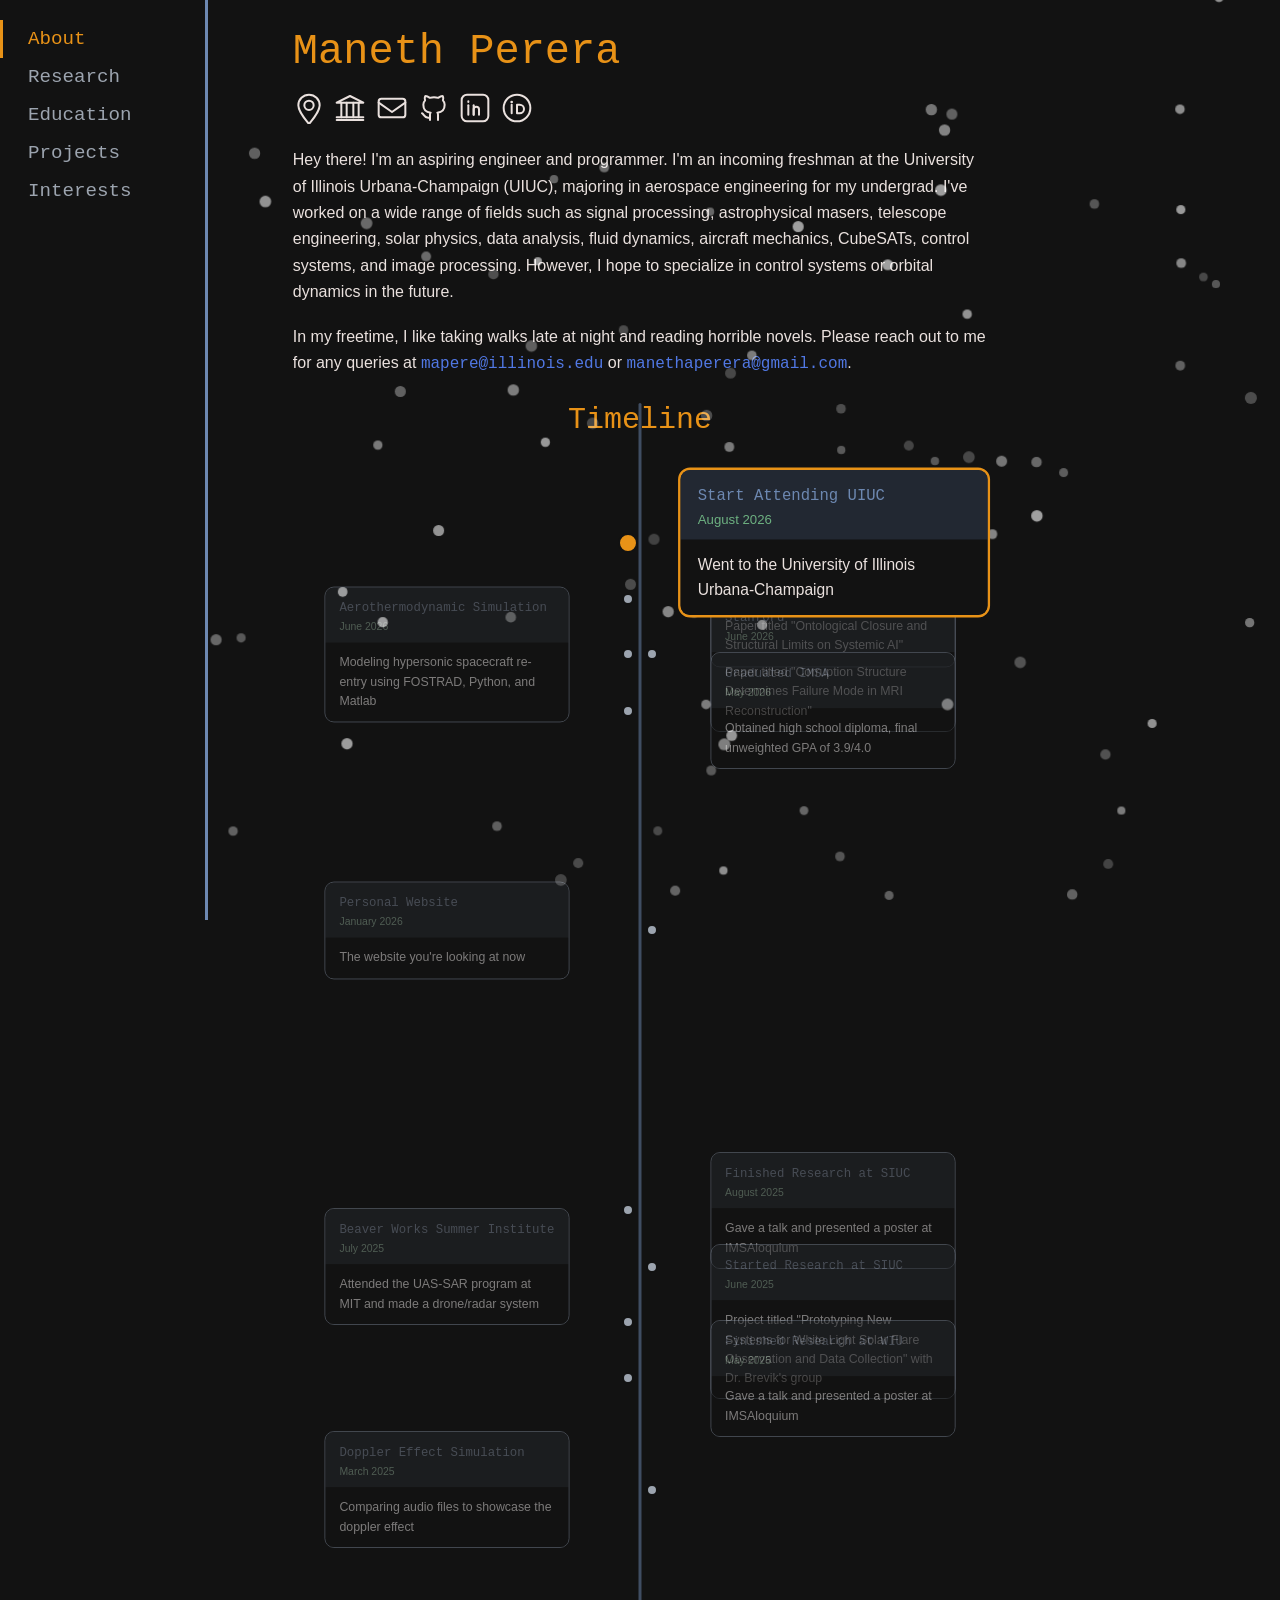
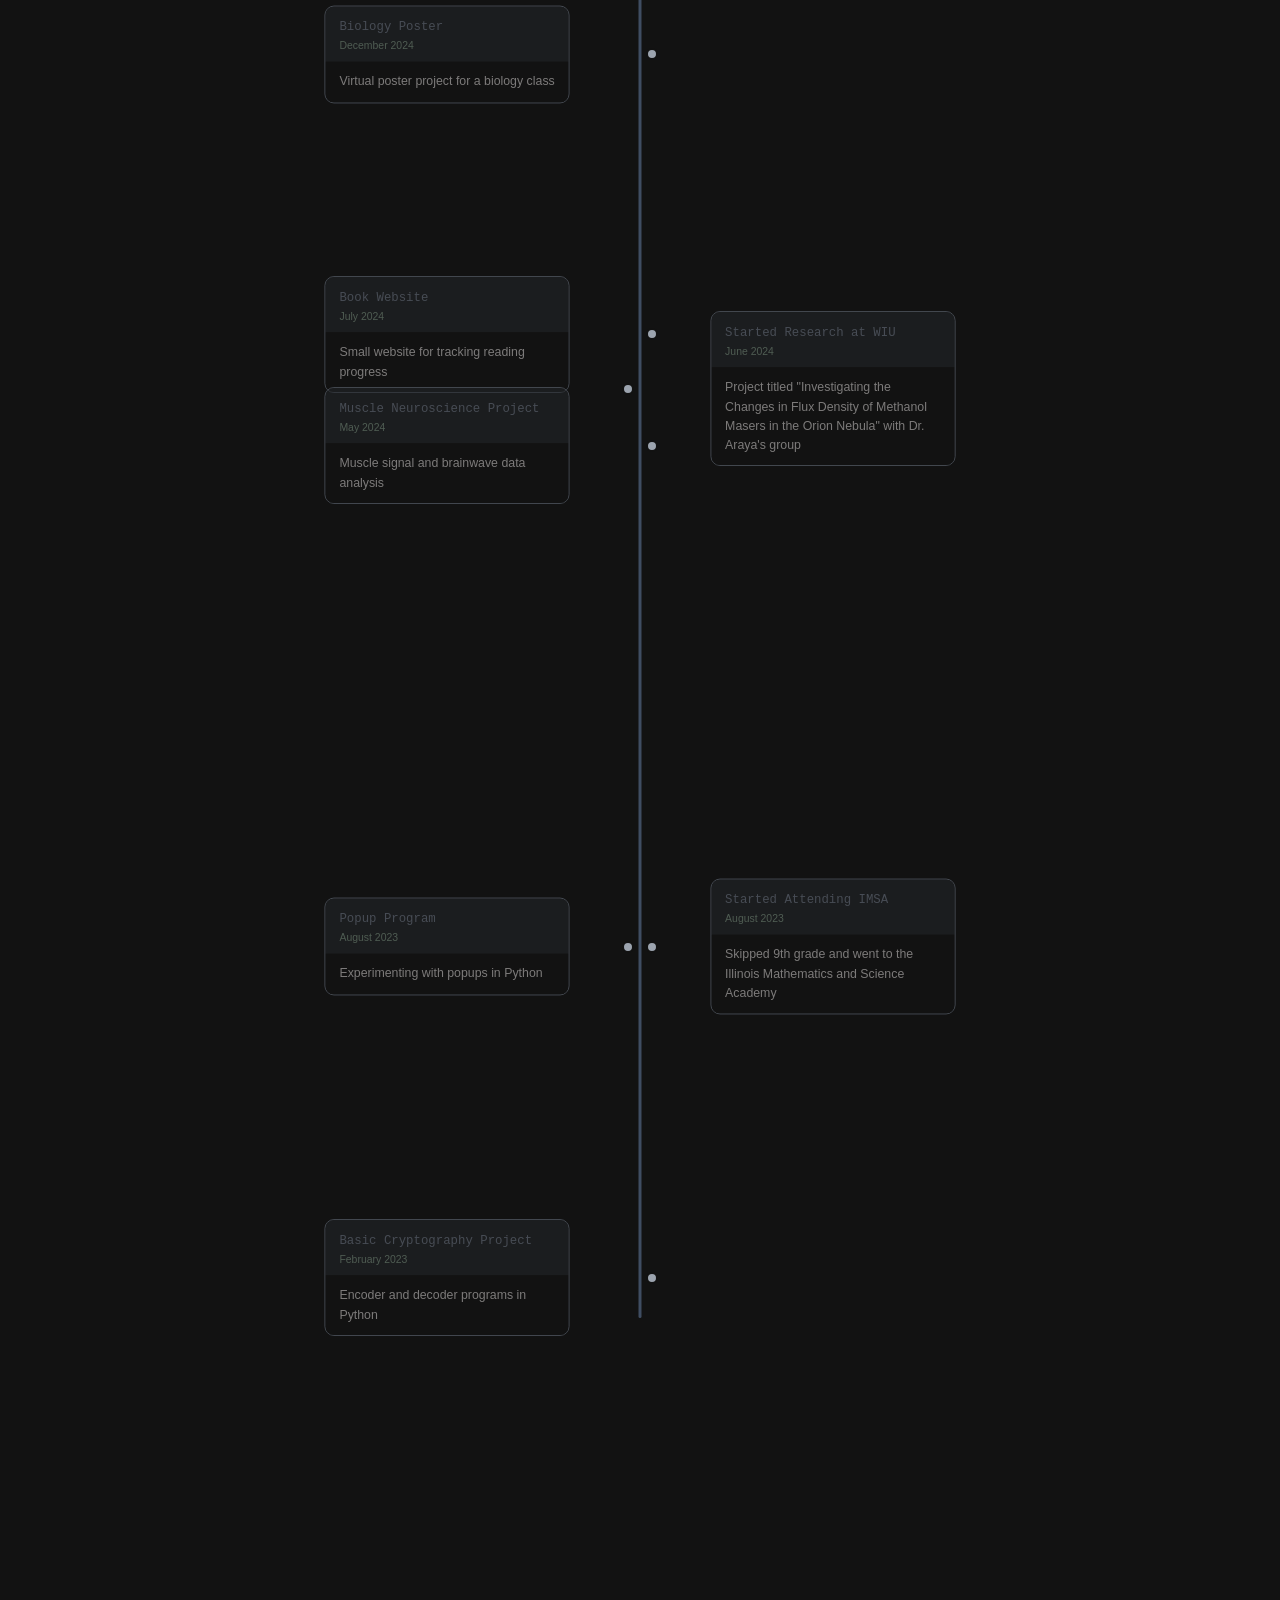
<file: index.html>
<!DOCTYPE html>
<html lang="en">
<head>
    <meta charset="UTF-8"/>
    <title>Maneth Perera</title>
    <link rel="stylesheet" href="style.css">
    <script type="module" src="src/snow.js"></script>
    <link rel="icon" type="image/x-icon" href="images/favicon.ico">
    <meta name="viewport" content="width=device-width, initial-scale=1.0">
</head>
<body>
    <!-- Side navigation -->
    <div class="sidenav">
        <a href="index.html" class="active">About</a> <!-- Creates page hierarchy to access specific pages -->
        <a href="pages/experience.html">Research</a>
        <a href="pages/edu.html">Education</a>
        <a href="pages/proj.html">Projects</a>
        <a href="pages/interests.html">Interests</a>
    </div>
    <!-- Main content -->
    <div class="content">
        <h1>Maneth Perera</h1>
        <a href="https://illinois.edu/">
            <svg width="24" height="24" viewBox="0 0 24 24" fill="none" stroke=" currentColor" stroke-width="1.5" stroke-linecap="round" stroke-linejoin="round">
            <circle cx="12" cy="10" r="3.5"/>
            <path d="M12 2a8 8 0 0 0-8 8c0 5 8 14 8 14s8-9 8-14a8 8 0 0 0-8-8z"/>
            </svg>
        </a>
        <a href="mailto:mapere@illinois.edu">
            <svg width="24" height="24" viewBox="0 0 24 24" fill="none" stroke="currentColor" stroke-width="1.5" stroke-linecap="round" stroke-linejoin="round" >
            <line x1="2" y1="21" x2="22" y2="21"/>
            <line x1="2" y1="19" x2="22" y2="19"/>
            <polygon points="12,3 22,8 2,8"/>
            <line x1="5.5" y1="8" x2="5.5" y2="19"/>
            <line x1="9.5" y1="8" x2="9.5" y2="19"/>
            <line x1="14.5" y1="8" x2="14.5" y2="19"/>
            <line x1="18.5" y1="8" x2="18.5" y2="19"/>
            </svg>
        </a>
        <a href="mailto:manethaperera@gmail.com">
            <svg width="24" height="24" viewBox="0 0 24 24" fill="none" stroke=" currentColor" stroke-width="1.5" stroke-linecap="round" stroke-linejoin="round">
            <rect x="2" y="5" width="20" height="14" rx="2"/>
            <path d="M2 8l10 7 10-7"/>
            </svg>
        </a>
        <a href="https://github.com/mper-era">
            <svg width="24" height="24" viewBox="0 0 24 24" fill="none" stroke=" currentColor" stroke-width="1.5" stroke-linecap="round" stroke-linejoin="round">
            <path d="M9 19c-4.3 1.4-4.3-2.5-6-3m12 5v-3.5c0-1 .1-1.4-.5-2 2.8-.3 5.5-1.4 5.5-6a4.6 4.6 0 0 0-1.3-3.2 4.2 4.2 0 0 0-.1-3.2s-1.1-.3-3.5 1.3a12.3 12.3 0 0 0-6.2 0C6.5 2.8 5.4 3.1 5.4 3.1a4.2 4.2 0 0 0-.1 3.2A4.6 4.6 0 0 0 4 9.5c0 4.6 2.7 5.7 5.5 6-.6.6-.6 1.2-.5 2V21"/>
            </svg>
        </a>
        <a href="https://www.linkedin.com/in/maneth-perera/">
            <svg width="24" height="24" viewBox="0 0 24 24" fill="none" stroke=" currentColor" stroke-width="1.5" stroke-linecap="round" stroke-linejoin="round">
            <rect x="2" y="2" width="20" height="20" rx="4"/>
            <line x1="7" y1="10" x2="7" y2="17"/>
            <line x1="7" y1="7" x2="7" y2="7.5"/>
            <path d="M11 17v-4a2 2 0 0 1 4 0v4"/>
            <line x1="11" y1="10" x2="11" y2="17"/>
            </svg>
        </a>
        <a href="https://orcid.org/0009-0003-6483-5998">
            <svg width="24" height="24" viewBox="0 0 24 24" fill="none" stroke="currentColor" stroke-width="1.5" stroke-linecap="round" stroke-linejoin="round">
            <circle cx="12" cy="12" r="10"/>
            <line x1="8" y1="9.5" x2="8" y2="16"/>
            <circle cx="8" cy="7.5" r="1" fill="currentColor" stroke="none"/>
            <path d="M12 9.5h2a3.25 3.25 0 0 1 0 6.5h-2z"/>
            </svg>
        </a><br><br>
        <p>Hey there! I'm an aspiring engineer and programmer. I'm an incoming freshman at the University of Illinois Urbana-Champaign (UIUC), majoring in aerospace engineering for my undergrad. I've worked on a wide range of fields such as signal processing, astrophysical masers, telescope engineering, solar physics, data analysis, fluid dynamics, aircraft mechanics, CubeSATs, control systems, and image processing. However, I hope to specialize in control systems or orbital dynamics in the future.</p>
        <p>In my freetime, I like taking walks late at night and reading horrible novels. Please reach out to me for any queries at <a href="mailto:mapere@illinois.edu">mapere@illinois.edu</a> or <a href="mailto:manethaperera@gmail.com">manethaperera@gmail.com</a>.</p>
        <div class="timeline">
            <div class="tl-wrap">
            <div class="tl-intro">
                <h2>Timeline</h2>
            </div>
            <div class="tl-axis" id="axis" aria-hidden="true"></div>
            <div class="tl-list" id="tlList" role="list"></div>
        </div>
        <div class="tl-spacer"></div>
    </div>
    <script src="src/timeline.js"></script>
    </div>
    <div class="snowbg">
        <span class="snowflake"></span>
    </div>
</body>
</html>
</file>
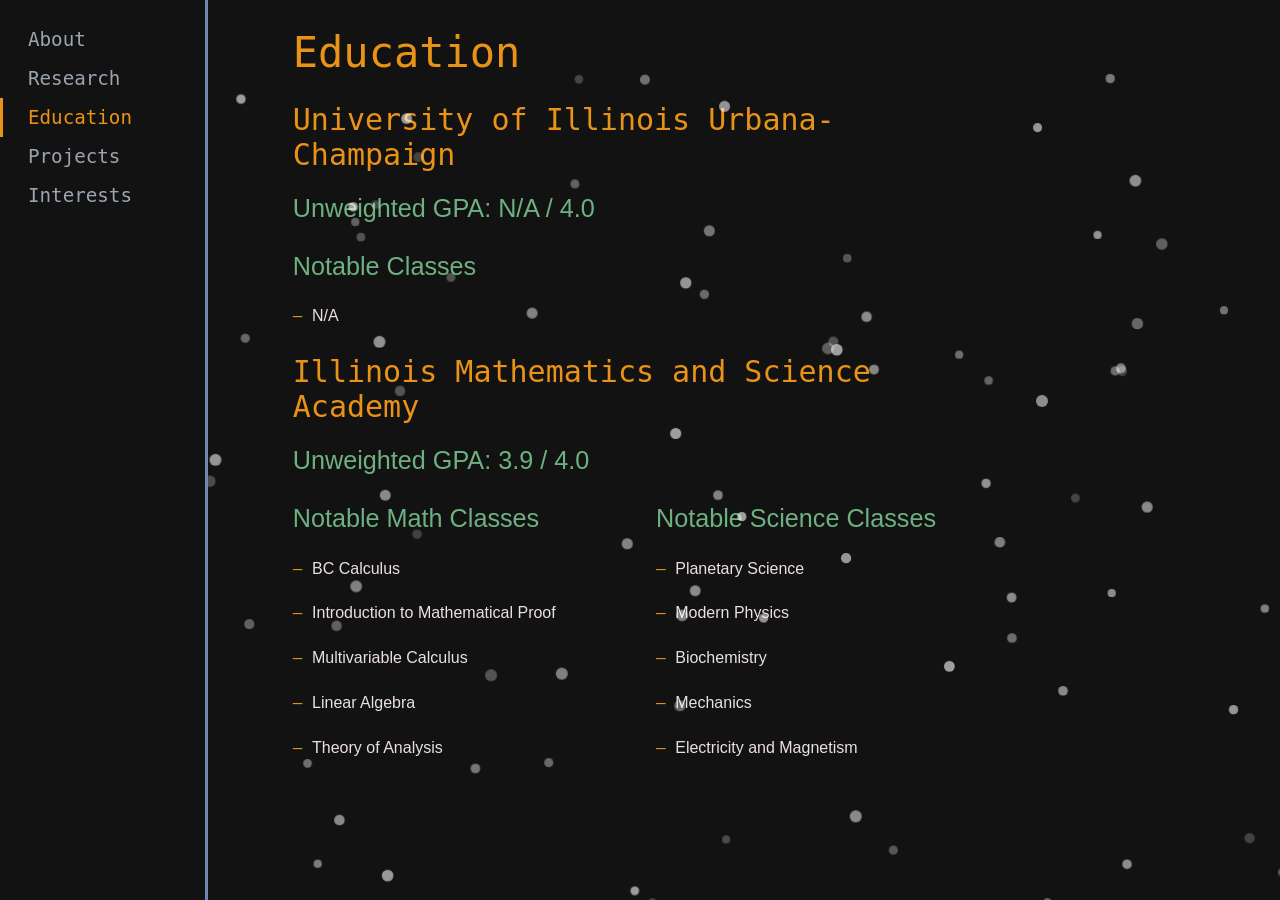
<file: pages/edu.html>
<!DOCTYPE html>
<html lang="en">
<head>
    <meta charset="UTF-8"/>
    <title>Maneth Perera</title>
    <link rel="stylesheet" href="../style.css">
    <script type="module" src="../src/snow.js"></script>
    <link rel="icon" type="image/x-icon" href="../images/favicon.ico">
    <meta name="viewport" content="width=device-width, initial-scale=1.0">
</head>
<body>
    <div class="sidenav">
        <a href="../index.html">About</a> <!-- Creates page hierarchy to access specific pages -->
        <a href="experience.html">Research</a>
        <a href="edu.html" class="active">Education</a>
        <a href="proj.html">Projects</a>
        <a href="interests.html">Interests</a>
    </div>
    <div class="content">
        <h1>Education</h1>
        <h2 id="e2">University of Illinois Urbana-Champaign</h2>
            <p class="morep">Unweighted GPA: N/A / 4.0</p>
        <div>
            <p class="morep">Notable Classes</p>
            <ul>
                <li>N/A</li>
            </ul>
        </div>
        <h2 id="e1">Illinois Mathematics and Science Academy</h2>
            <p class="morep">Unweighted GPA: 3.9 / 4.0</p>
        <div style="display: flex; flex-wrap: wrap; gap: 2rem;">
            <div style="flex: 1 1 220px;">
                <p class="morep">Notable Math Classes</p>
                <ul>
                    <li>BC Calculus</li>
                    <li>Introduction to Mathematical Proof</li>
                    <li>Multivariable Calculus</li>
                    <li>Linear Algebra</li>
                    <li>Theory of Analysis</li>
                </ul>
            </div>
            <div style="flex: 1 1 220px;">
                <p class="morep">Notable Science Classes</p>
                <ul>
                    <li>Planetary Science</li>
                    <li>Modern Physics</li>
                    <li>Biochemistry</li>
                    <li>Mechanics</li>
                    <li>Electricity and Magnetism</li>
                </ul>
            </div>
        </div>
    </div>
    <div class="snowbg">
        <span class="snowflake"></span>
    </div>
</body>
</html>
</file>
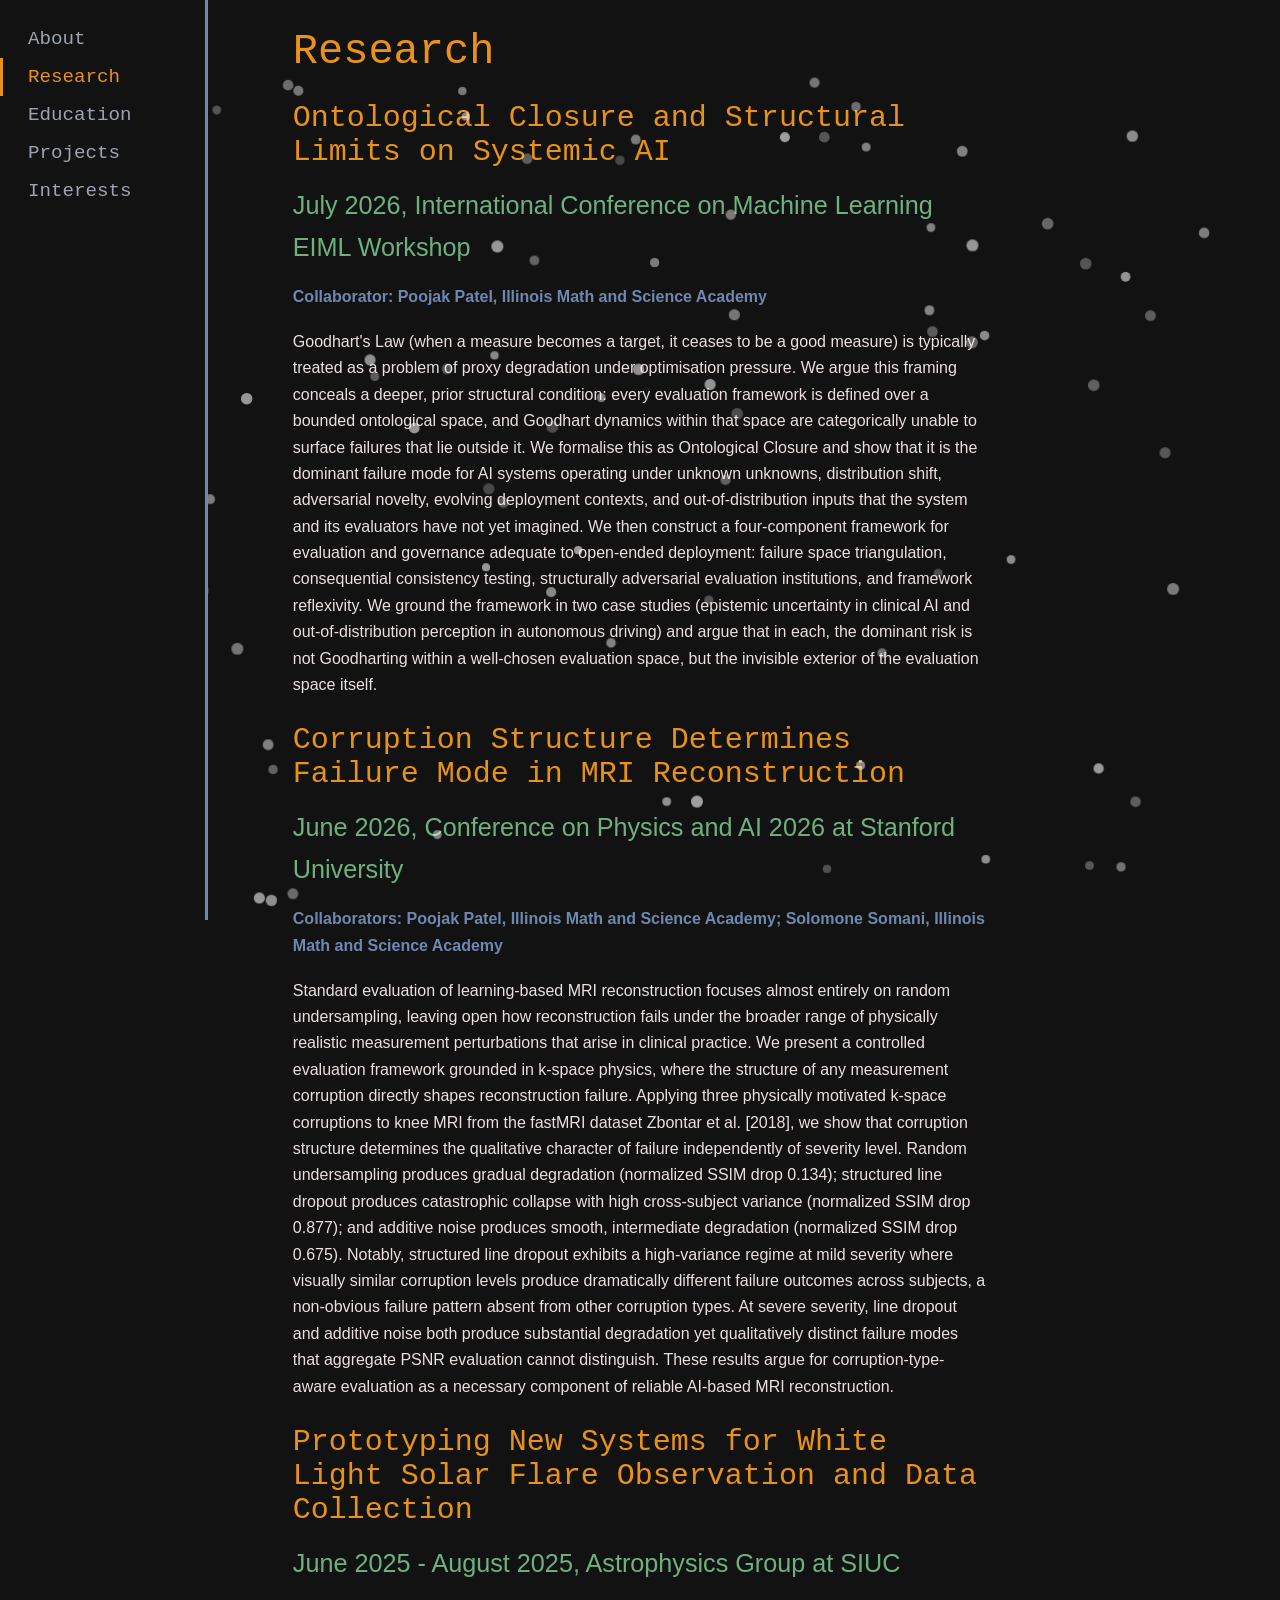
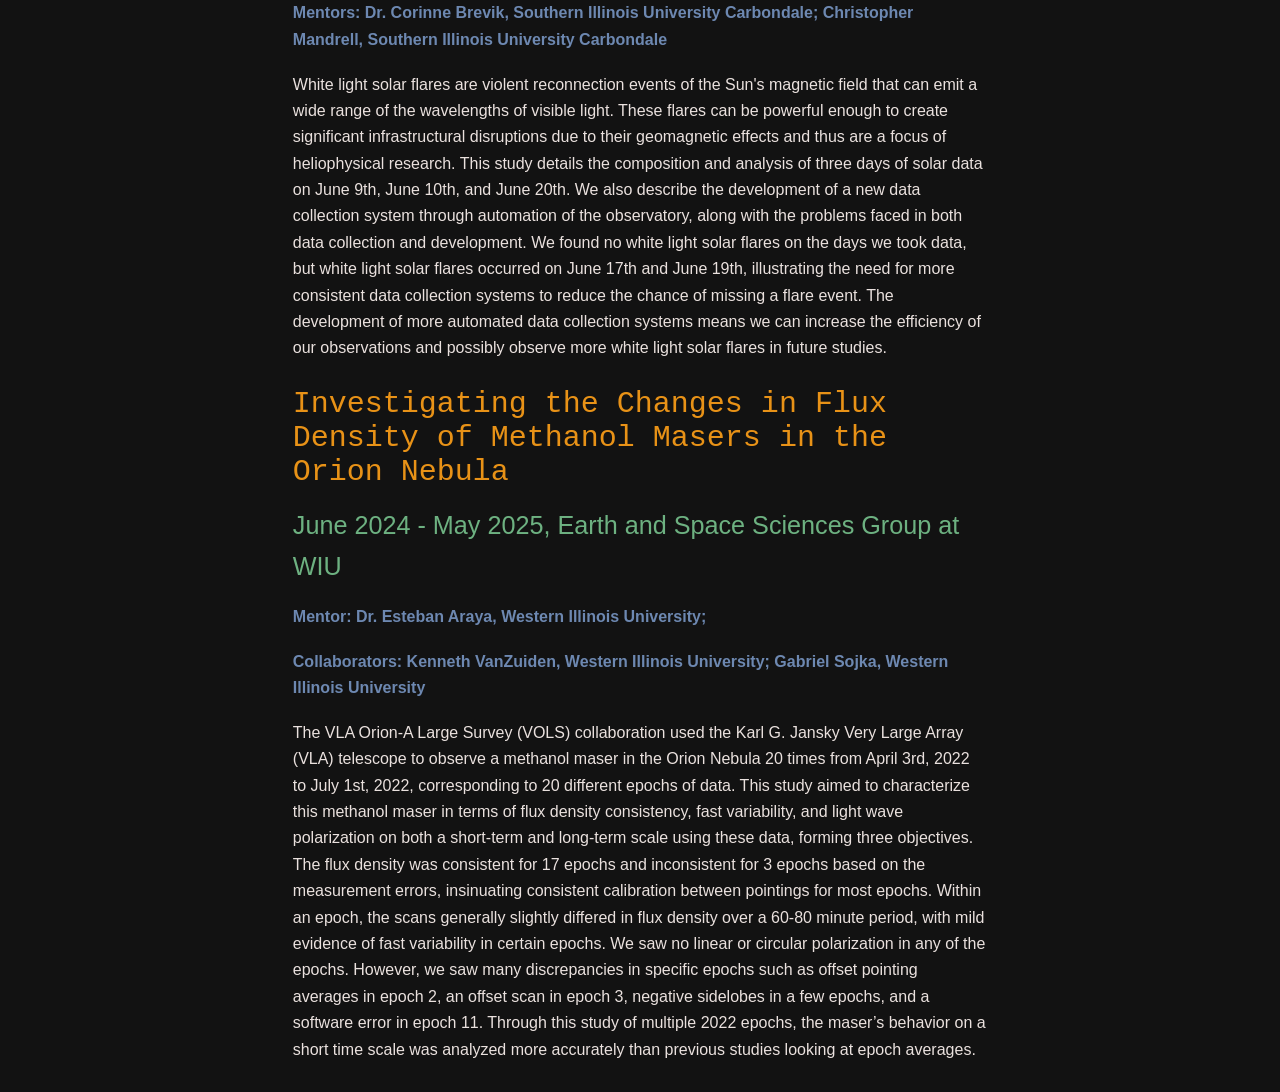
<file: pages/experience.html>
<!DOCTYPE html>
<html lang="en">
<head>
    <meta charset="UTF-8"/>
    <title>Maneth Perera</title>
    <link rel="stylesheet" href="../style.css">
    <script type="module" src="../src/snow.js"></script>
    <link rel="icon" type="image/x-icon" href="../images/favicon.ico">
    <meta name="viewport" content="width=device-width, initial-scale=1.0">
</head>
<body>
    <div class="sidenav">
        <a href="../index.html">About</a> <!-- Creates page hierarchy to access specific pages -->
        <a href="experience.html" class="active">Research</a>
        <a href="edu.html">Education</a>
        <a href="proj.html">Projects</a>
        <a href="interests.html">Interests</a>
    </div>
    <div class="content">
        <h1>Research</h1>
        <h2 id="r4">Ontological Closure and Structural Limits on Systemic AI</h2>
        <p class="morep">July 2026, International Conference on Machine Learning EIML Workshop</p>
        <p class="lessp">Collaborator: Poojak Patel, Illinois Math and Science Academy</p>
        <p>Goodhart's Law (when a measure becomes a target, it ceases to be a good measure) is typically treated as a problem of proxy degradation under optimisation pressure. We argue this framing conceals a deeper, prior structural condition: every evaluation framework is defined over a bounded ontological space, and Goodhart dynamics within that space are categorically unable to surface failures that lie outside it. We formalise this as Ontological Closure and show that it is the dominant failure mode for AI systems operating under unknown unknowns, distribution shift, adversarial novelty, evolving deployment contexts, and out-of-distribution inputs that the system and its evaluators have not yet imagined. We then construct a four-component framework for evaluation and governance adequate to open-ended deployment: failure space triangulation, consequential consistency testing, structurally adversarial evaluation institutions, and framework reflexivity. We ground the framework in two case studies (epistemic uncertainty in clinical AI and out-of-distribution perception in autonomous driving) and argue that in each, the dominant risk is not Goodharting within a well-chosen evaluation space, but the invisible exterior of the evaluation space itself.</p>
        <h2 id="r3">Corruption Structure Determines Failure Mode in MRI Reconstruction</h2>
        <p class="morep">June 2026, Conference on Physics and AI 2026 at Stanford University</p>
        <p class="lessp">Collaborators: Poojak Patel, Illinois Math and Science Academy; Solomone Somani, Illinois Math and Science Academy</p>
        <p>Standard evaluation of learning-based MRI reconstruction focuses almost entirely on random undersampling, leaving open how reconstruction fails under the broader range of physically realistic measurement perturbations that arise in clinical practice. We present a controlled evaluation framework grounded in k-space physics, where the structure of any measurement corruption directly shapes reconstruction failure. Applying three physically motivated k-space corruptions to knee MRI from the fastMRI dataset Zbontar et al. [2018], we show that corruption structure determines the qualitative character of failure independently of severity level. Random undersampling produces gradual degradation (normalized SSIM drop 0.134); structured line dropout produces catastrophic collapse with high cross-subject variance (normalized SSIM drop 0.877); and additive noise produces smooth, intermediate degradation (normalized SSIM drop 0.675). Notably, structured line dropout exhibits a high-variance regime at mild severity where visually similar corruption levels produce dramatically different failure outcomes across subjects, a non-obvious failure pattern absent from other corruption types. At severe severity, line dropout and additive noise both produce substantial degradation yet qualitatively distinct failure modes that aggregate PSNR evaluation cannot distinguish. These results argue for corruption-type-aware evaluation as a necessary component of reliable AI-based MRI reconstruction.</p>
        <h2 id="r2">Prototyping New Systems for White Light Solar Flare Observation and Data Collection</h2>
        <p class="morep">June 2025 - August 2025, Astrophysics Group at SIUC</p>
        <p class="lessp">Mentors: Dr. Corinne Brevik, Southern Illinois University Carbondale; Christopher Mandrell, Southern Illinois University Carbondale </p>
        <p>White light solar flares are violent reconnection events of the Sun's magnetic field that
        can emit a wide range of the wavelengths of visible light. These flares can be powerful enough to
        create significant infrastructural disruptions due to their geomagnetic effects and thus are a focus
        of heliophysical research. This study details the composition and analysis of three days of solar
        data on June 9th, June 10th, and June 20th. We also describe the development of a new data
        collection system through automation of the observatory, along with the problems faced in both
        data collection and development. We found no white light solar flares on the days we took data,
        but white light solar flares occurred on June 17th and June 19th, illustrating the need for more
        consistent data collection systems to reduce the chance of missing a flare event. The
        development of more automated data collection systems means we can increase the efficiency of
        our observations and possibly observe more white light solar flares in future studies.<p>
        <h2 id="r1">Investigating the Changes in Flux Density of Methanol Masers in the Orion Nebula</h2>
        <p class="morep">June 2024 - May 2025, Earth and Space Sciences Group at WIU</p>
        <p class="lessp">Mentor: Dr. Esteban Araya, Western Illinois University;</p>
        <p class="lessp">Collaborators: Kenneth VanZuiden, Western Illinois University; Gabriel Sojka, Western Illinois University</p>
        <p>The VLA Orion-A Large Survey (VOLS) collaboration used the Karl G. Jansky Very Large Array (VLA) telescope to observe a methanol maser in the Orion Nebula 20 times from April 3rd, 2022 to July 1st, 2022, corresponding to 20 different epochs of data. This study aimed to characterize this methanol maser in terms of flux density consistency, fast variability, and light wave polarization on both a short-term and long-term scale using these data, forming three objectives. The flux density was consistent for 17 epochs and inconsistent for 3 epochs based on the measurement errors, insinuating consistent calibration between pointings for most epochs. Within an epoch, the scans generally slightly differed in flux density over a 60-80 minute period, with mild evidence of fast variability in certain epochs. We saw no linear or circular polarization in any of the epochs. However, we saw many discrepancies in specific epochs such as offset pointing averages in epoch 2, an offset scan in epoch 3, negative sidelobes in a few epochs, and a software error in epoch 11. Through this study of multiple 2022 epochs, the maser’s behavior on a short time scale was analyzed more accurately than previous studies looking at epoch averages.</p>
    </div>
    <div class="snowbg">
        <span class="snowflake"></span>
    </div>
</body>
</html>
</file>
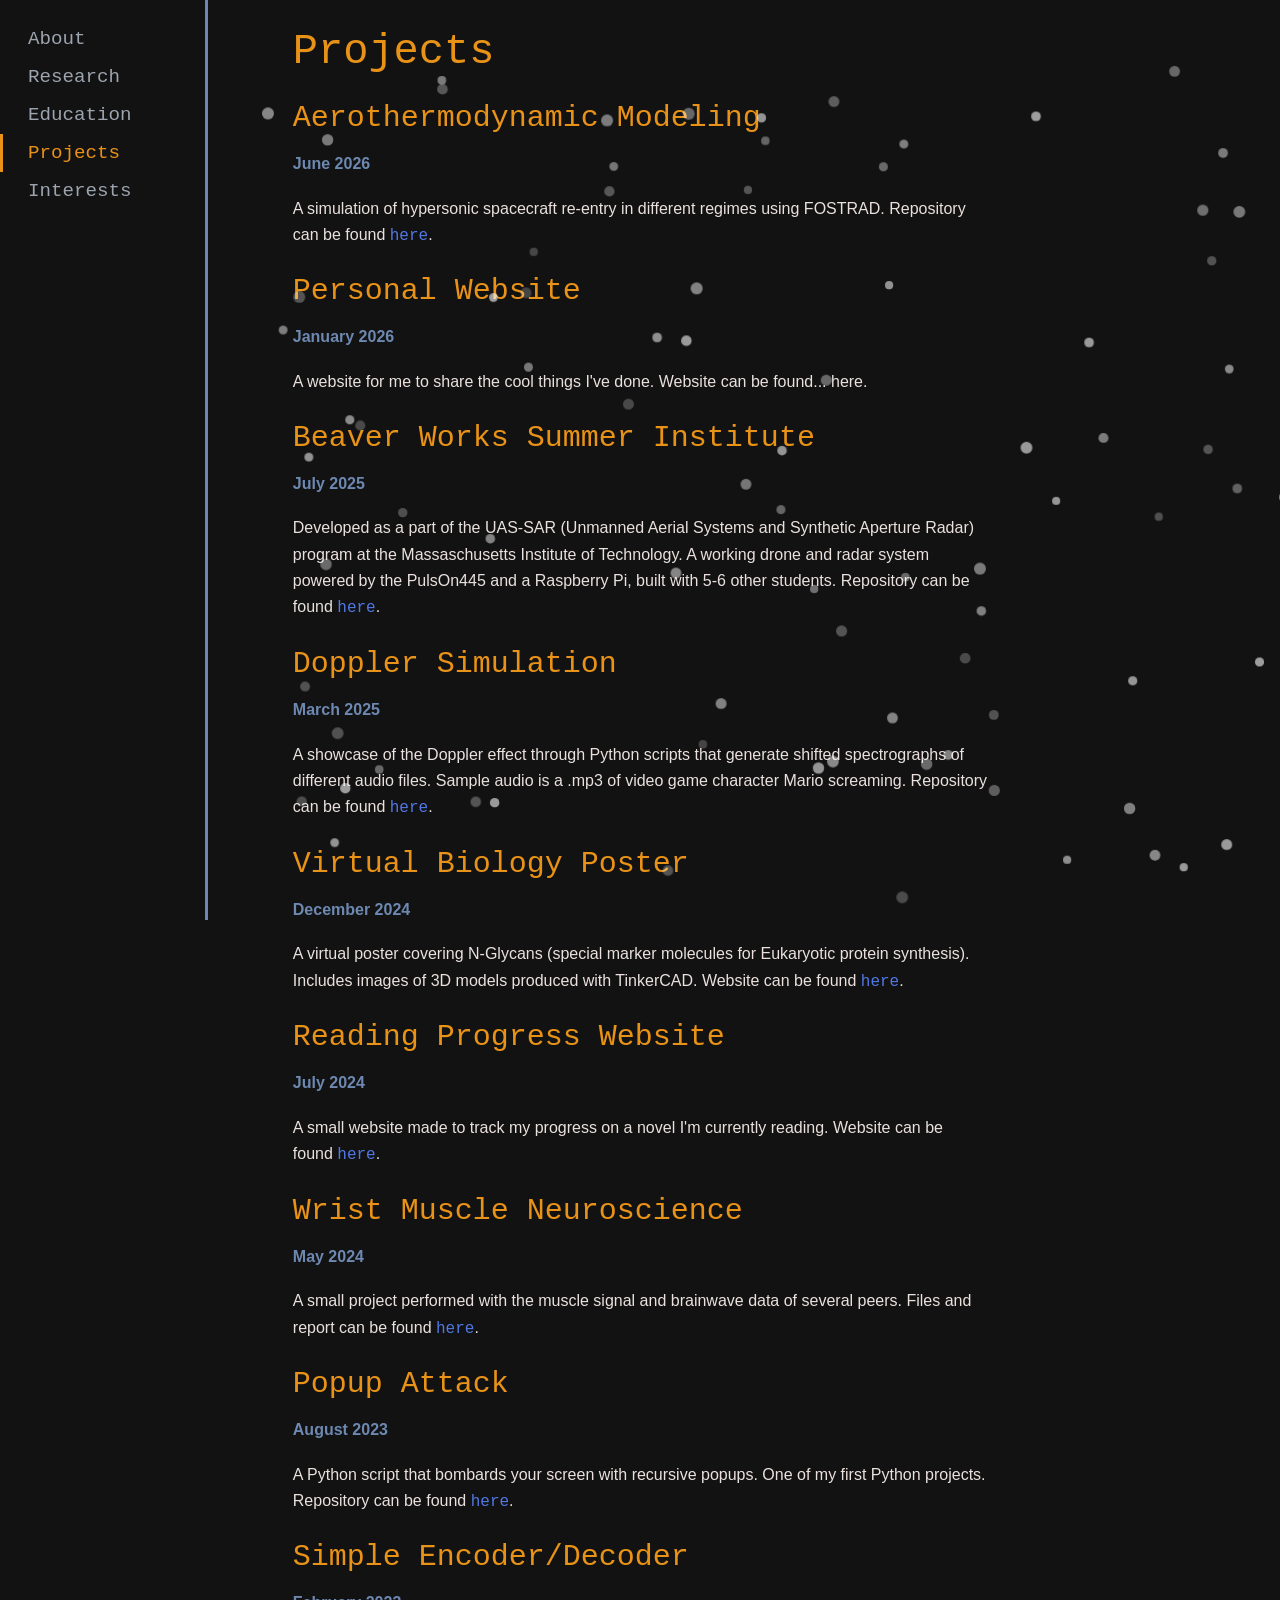
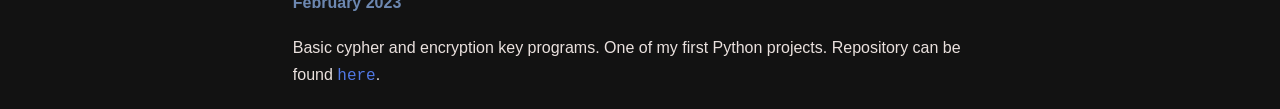
<file: pages/proj.html>
<!DOCTYPE html>
<html lang="en">
<head>
    <meta charset="UTF-8"/>
    <title>Maneth Perera</title>
    <link rel="stylesheet" href="../style.css">
    <script type="module" src="../src/snow.js"></script>
    <link rel="icon" type="image/x-icon" href="../images/favicon.ico">
    <meta name="viewport" content="width=device-width, initial-scale=1.0">
</head>
<body>
    <div class="sidenav">
        <a href="../index.html">About</a> <!-- Creates page hierarchy to access specific pages -->
        <a href="experience.html">Research</a>
        <a href="edu.html">Education</a>
        <a href="proj.html" class="active">Projects</a>
        <a href="interests.html">Interests</a>
    </div>
    <div class="content">
        <h1>Projects</h1>
        <h2 id="p9">Aerothermodynamic Modeling</h2>
        <p class="lessp">June 2026</p>
        <p>A simulation of hypersonic spacecraft re-entry in different regimes using FOSTRAD. Repository can be found <a href="https://github.com/mper-era/aerothermodynamics-sim">here</a>.</p>
        <h2 id="p8">Personal Website</h2>
        <p class="lessp">January 2026</p>
        <p>A website for me to share the cool things I've done. Website can be found... here.</p>
        <h2 id="p7">Beaver Works Summer Institute</h2>
        <p class="lessp">July 2025</p>
        <p>Developed as a part of the UAS-SAR (Unmanned Aerial Systems and Synthetic Aperture Radar) program at the Massaschusetts Institute of Technology. A working drone and radar system powered by the PulsOn445 and a Raspberry Pi, built with 5-6 other students. Repository can be found <a href="https://github.com/bwsiuassar/">here</a>.</p>
        <h2 id="p6">Doppler Simulation</h2>
        <p class="lessp">March 2025</p>
        <p>A showcase of the Doppler effect through Python scripts that generate shifted spectrographs of different audio files. Sample audio is a .mp3 of video game character Mario screaming. Repository can be found <a href="https://github.com/mper-era/doppler-sim">here</a>.</p>
        <h2 id="p5">Virtual Biology Poster</h2>
        <p class="lessp">December 2024</p>
        <p>A virtual poster covering N-Glycans (special marker molecules for Eukaryotic protein synthesis). Includes images of 3D models produced with TinkerCAD. Website can be found <a href="https://mper-era.github.io/N-glycan-project/">here</a>.</p>
        <h2 id="p4">Reading Progress Website</h2>
        <p class="lessp">July 2024</p>
        <p>A small website made to track my progress on a novel I'm currently reading. Website can be found <a href="https://mper-era.github.io/reading-progress/">here</a>.</p>
        <h2 id="p3">Wrist Muscle Neuroscience</h2>
        <p class="lessp">May 2024</p>
        <p>A small project performed with the muscle signal and brainwave data of several peers. Files and report can be found <a href="https://drive.google.com/drive/folders/1wbq8v0yUADeZawnDSOlzwU-tslh8mPr6?usp=drive_link">here</a>.</p>
        <h2 id="p2">Popup Attack</h2>
        <p class="lessp">August 2023</p>
        <p>A Python script that bombards your screen with recursive popups. One of my first Python projects. Repository can be found <a href="https://github.com/mper-era/popup-attack">here</a>.</p>
        <h2 id="p1">Simple Encoder/Decoder</h2>
        <p class="lessp">February 2023</p>
        <p>Basic cypher and encryption key programs. One of my first Python projects. Repository can be found <a href="https://github.com/mper-era/python-encoder">here</a>.</p>
    </div>
    <div class="snowbg">
        <span class="snowflake"></span>
    </div>
</body>
</html>
</file>
<file: style.css>
:root {
    --bg-color: #121212;
    --text-color: #eae1de;
    --link-color: #5178e4;
    --note-color: #222832;
    --border-color: #6d88b1;
    --heading-color: #6db181;
    --fade-color: #9ca4af;
    --accent-color: #e89217;
    --default-font: -apple-system, "BlinkMacSystemFont", "Segoe UI", "Helvetica Neue", "Arial", sans-serif, "Apple Color Emoji", "Segoe UI Emoji", "Segoe UI Symbol";
    --heading-font: "JetBrains Mono", monospace;
    font-size: 16px;
}

html { scroll-behavior: smooth; }

body {
    background-color: var(--bg-color);
}

.content {
    margin-left: 20%;
    margin-right: 20%;
    padding: 0rem 2rem;
    color: var(--text-color);
    display: block;
}

.horizcont {
    padding: 0rem 0rem;
    margin: 0;
    color: var(--text-color);
    display: flex;
    align-items: flex-start;
    justify-content: space-between;
    column-gap: 0%;
    width: 100%;
}

p, li {
    color: var(--text-color);
    font-family: var(--default-font);
    font-style: normal;
    font-weight: 400;
    font-size: 1rem;
    line-height: 1.65;
    margin-top: 0rem;
    margin-bottom: 1.15rem;
    padding: 0;
    z-index: 3;
}

.morep {
    color: var(--heading-color);
    font-weight: 500;
    font-style: normal;
    margin-bottom: 1rem;
    z-index: 4;
    font-size: 1.575rem;
}

.lessp {
    color: var(--border-color);
    font-weight: 700;
}

ul {
    list-style-type: none;
    padding-left: 0;
}

ul li::before {
    content: "–";
    color: var(--accent-color);
    margin-right: 0.6em;
    font-family: var(--heading-font);
}

ul li:hover {
    color: var(--accent-color);
}

a {
    color: var(--link-color);
    font-family: var(--heading-font);
    font-style: normal;
    font-weight: 400;
    font-size: 1rem;
    text-decoration: none;
    margin: 0;
    padding: 0;
}

a:hover {
    text-decoration: underline;
    text-decoration-thickness: 2px;
}

a:has(svg) {
    color: var(--text-color);
}

a:has(svg) svg {
    width: 2rem;
    height: 2rem;
}

a:has(svg):hover {
    color: var(--accent-color);
    text-decoration: none;
}

h1, h2, h3 {
    color: var(--accent-color);
    font-family: var(--heading-font);
    font-style: normal;
    font-weight: 500;
    margin-bottom: 1rem;
    z-index: 4;
}

h1 {
    font-size: 2.625rem;
}

h2 {
    font-size: 1.875rem;
}

.sidenav {
    height: 100%;
    width: 16%;
    position: fixed;
    top: 0;
    left: 0;
    z-index: 2;
    background-color: var(--bg-color);
    border-right: 3px solid var(--border-color);
    overflow-x: hidden;
    padding-top: 20px;
}

.sidenav a {
    color: var(--fade-color);
    font-size: 1.2rem;
    text-decoration: none;
    padding: 0.5rem 1.75rem;
    margin-right: 0.1875rem;
    display: block;
    box-shadow: none;
}

.sidenav a:hover {
    color: var(--accent-color);
    text-decoration: underline;
    text-decoration-thickness: 3px;
}

.snowbg {
    position: absolute;
    left: 0px;
    top: 0px;
    display: none;
}

.snowflake {
    position: fixed;
    background-color: #ffffff; /* default color, change if overlaps with text too much */
    user-select: none;
    z-index: 1;
    pointer-events: none;
    border-radius: 50%;
    width: 0.75vw;
    height: 0.75vw;
    opacity: 1;
}

.sidenav a.active {
  color: var(--accent-color);
  border-left: 3px solid var(--accent-color);
  padding-left: calc(1.75rem - 3px); /* compensate for border width */
}

.carousel-wrap {
    width: 101%;
    padding: 0;
}

.viewport {
    overflow: hidden;
    width: 100%;
}

.track { display: flex; width: max-content; }
.track.running { animation: scroll-left 20s linear infinite; }

.slide {
    flex: 0 0 auto;
    height: 20vw;
    margin-right: 0px;
    border-radius: 0px;
    overflow: hidden;
    background: var(--note-color);
    border-top: 2px solid var(--accent-color);
    border-bottom: 2px solid var(--accent-color);
}

.slide-img {
    width: 100%;
    height: 80%;
    object-fit: cover;
    display: block;
}

@keyframes scroll-left {
    0%   { transform: translateX(0); }
    100% { transform: translateX(-50%); }
}

.timeline {
    padding: 0;
    background: var(--bg-color);
}

.tl-wrap {
    position: relative;
    max-width: 900px;
    margin: 0 auto;
    padding: 0;
}

.tl-intro {
    text-align: center;
    max-width: 480px;
    margin: 0 auto 0;
}

.tl-axis {
    position: absolute;
    left: 50%;
    top: 0;
    width: 3px;
    background: var(--border-color);
    opacity: 0.5;
    transform: translateX(-50%);
    pointer-events: none;
    border-radius: 10px;
}

.tl-list { position: relative; }

/* ── Single timeline item — absolutely positioned by JS ──
   `top` = item's vertical center, matching its date position. */
.tl-item {
    position: absolute;
    left: 0;
    right: 0;
    display: flex;
    align-items: center;
    min-height: 90px;
    transform: translateY(-50%);
    z-index: 1;
}

.tl-item.left  { flex-direction: row; }
.tl-item.right { flex-direction: row-reverse; }

/* ── Dot column (sits exactly on the axis) ─────────────── */
.tl-dot-col {
    width: 8.1vw;
    flex-shrink: 0;
    display: flex;
    justify-content: center;
    align-items: center;
    position: relative;
    z-index: 3;
}

.tl-dot {
  width: 10px;
  height: 10px;
  border-radius: 50%;
  background: var(--border-color);
  border: 2px solid var(--bg-color);
  transition:
    width      .35s ease,
    height     .35s ease,
    background .35s ease,
    opacity    .35s ease;
}

.tl-spacer { flex: 1; }

.tl-card-wrap {
  flex: 1;
  display: flex;
  transition: transform .4s ease, opacity .4s ease;
}

.tl-item.left  .tl-card-wrap { justify-content: flex-end;   padding-right: 1.5rem; }
.tl-item.right .tl-card-wrap { justify-content: flex-start; padding-left: 1.5rem;  }

.tl-card {
    width: 20vw;
    border-radius: 10px;
    border: 2px solid var(--border-color);
    overflow: hidden;
    background: var(--note-color);
    transition: box-shadow .4s ease, border-color .4s ease;
}

.card-header {
  background: var(--note-color);
  padding: .7rem .9rem;
}

.card-date {
  font-family: var(--default-font);
  font-size: .6875rem;
  font-weight: 400;
  color: var(--heading-color);
  margin-top: 3px;
  display: flex;
  align-items: center;
  gap: 5px;
}

.card-body {
  padding: .7rem .9rem;
  font-size: .8125rem;
  color: var(--text-color);
  line-height: 1.55;
  background: var(--bg-color);
  font-family: var(--default-font);
}


.tl-item[data-state="inactive"] .tl-card-wrap {
  opacity: 0.5;
  transform: scale(0.95);
  filter: grayscale(0.6);
}
.tl-item[data-state="inactive"] .tl-card { border: 1px solid var(--border-color); }
.tl-item[data-state="inactive"] .tl-dot {
  width: 8px;
  height: 8px;
  background: var(--fade-color);
}

.tl-item[data-state="active"] .tl-card-wrap {
  opacity: 1;
  transform: scale(1.2);
  filter: grayscale(0);
}
.tl-item[data-state="active"] .tl-card {
  border-color: var(--accent-color);
}
.tl-item[data-state="active"] .tl-dot {
  width: 16px;
  height: 16px;
  background: var(--accent-color);
  z-index: 10;
}

.tl-item[data-state="active"]{
  z-index: 99;
}

.tl-spacer {
    height: 30vh;
    width: 100%;
}

@media (max-width: 1000px) {
    :root {
        font-size: 1.6vw;
    }
    .sidenav {
        border-right: 1px solid var(--border-color);
    }
    .tl-axis {
        width: 1px;
    }

}

@media (max-width: 600px) {
    .tl-axis { display: none; }

    .tl-list { height: auto !important; }

    .tl-item {
    position: relative !important;
    top: auto !important;
    transform: none !important;
    flex-direction: column;
    align-items: flex-start;
    min-height: 0;
    margin-bottom: 1.25rem;
    }

    .tl-dot-col { display: none; }
    .tl-spacer  { display: none; }

    .tl-card-wrap,
    .tl-item.left  .tl-card-wrap,
    .tl-item.right .tl-card-wrap {
    padding: 0;
    justify-content: flex-start;
    width: 100%;
    }

    .tl-card { width: 100%; }

    .tl-item[data-state="inactive"]   .tl-card-wrap { opacity: 0.9; transform: scale(1.05); filter: grayscale(0); }
}
</file>
